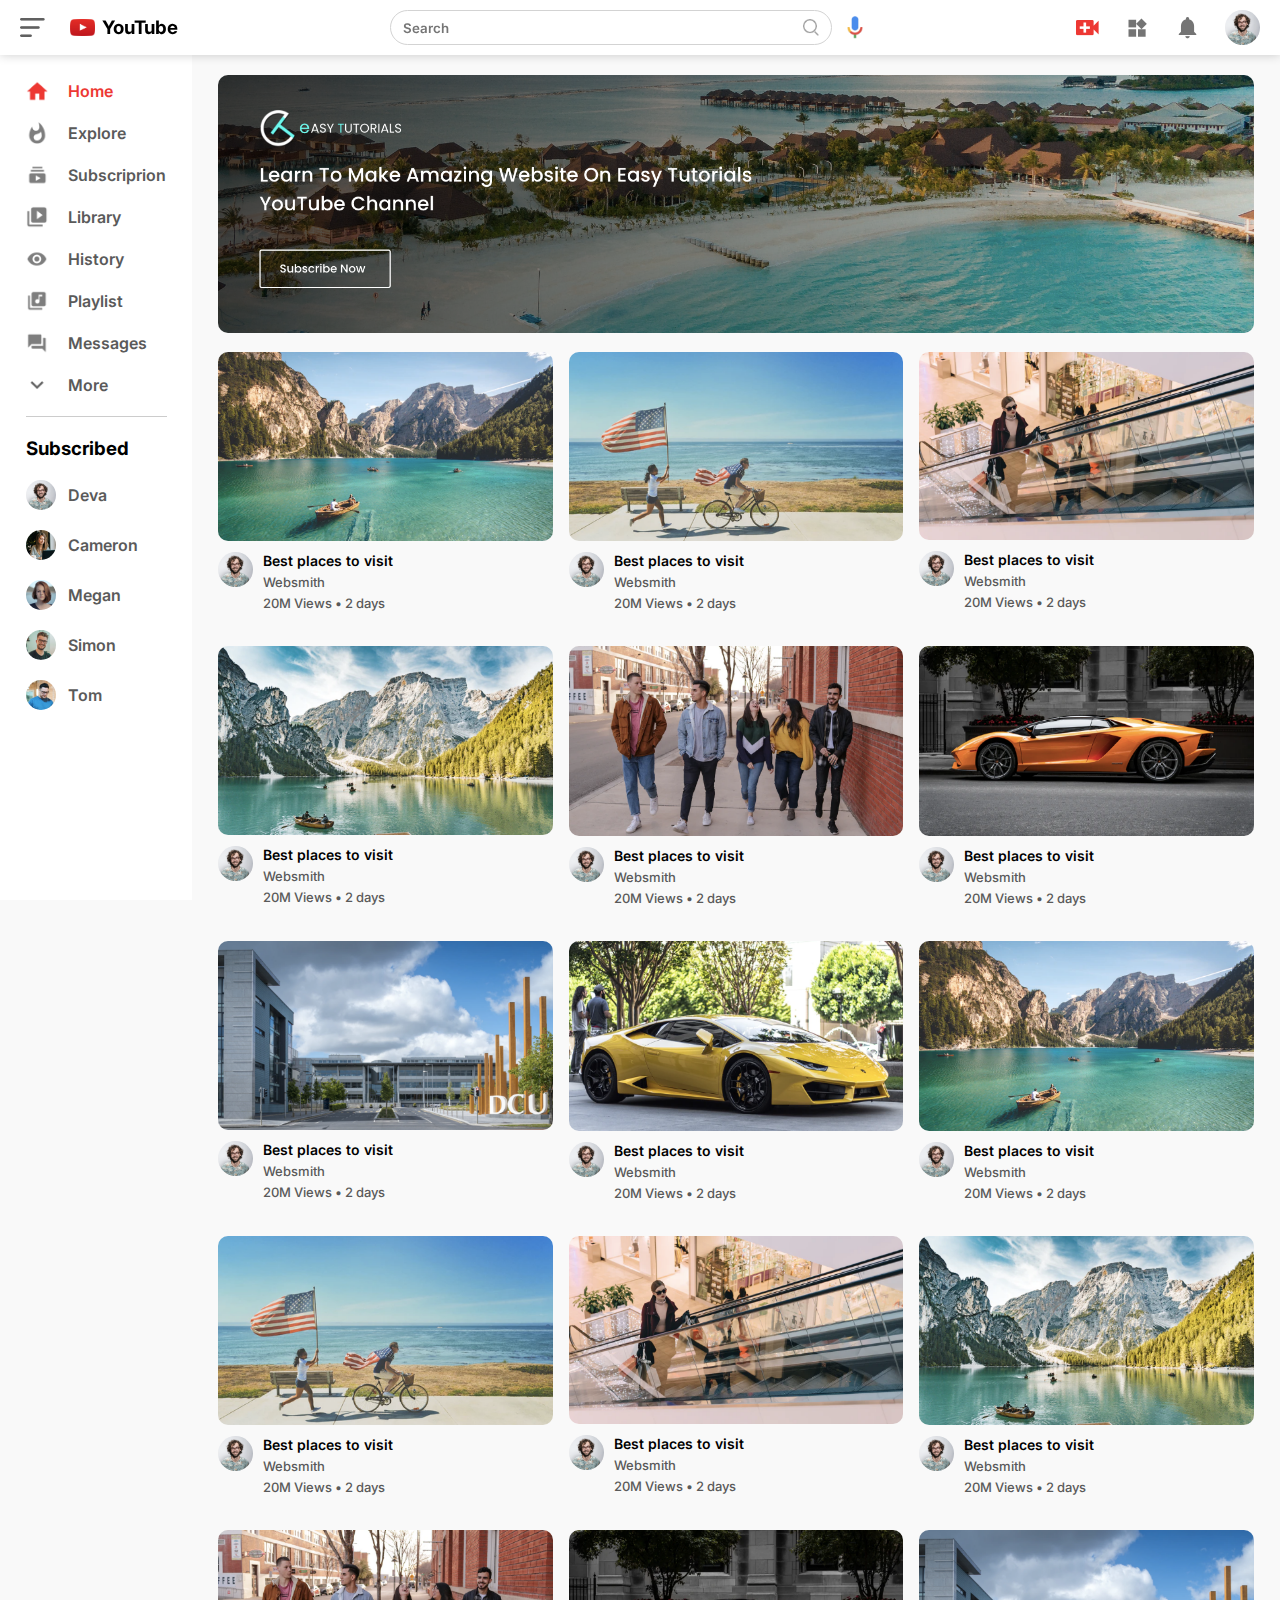
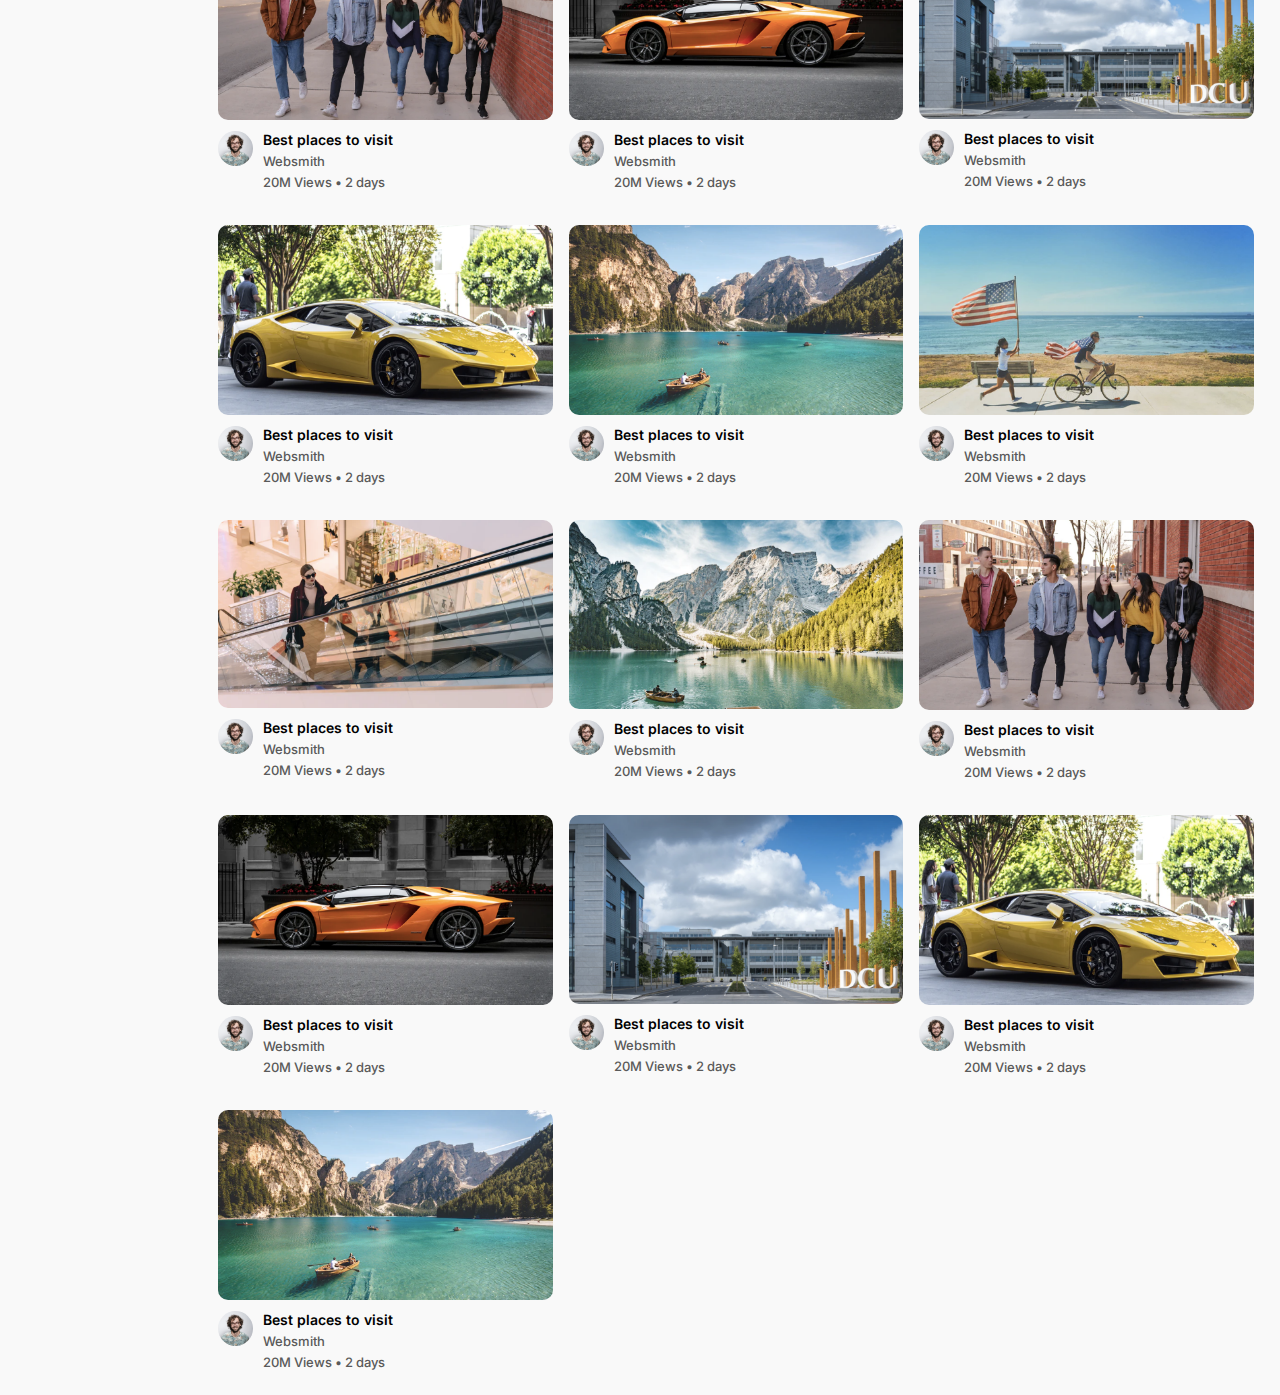
<file: index.html>
<!DOCTYPE html>
<html lang="en">

<head>
    <meta charset="UTF-8">
    <meta name="viewport" content="width=device-width, initial-scale=1.0">
    <link rel="preconnect" href="https://fonts.googleapis.com">
    <link rel="preconnect" href="https://fonts.gstatic.com" crossorigin>
    <link href="https://fonts.googleapis.com/css2?family=Inter:wght@400;500;600;700;800;900&display=swap"
        rel="stylesheet">
    <link rel="stylesheet" href="style.css">
    <title>Youtube Clone</title>
</head>

<body>

    <!-- Navbar -->

    <nav class="flexDiv">
        <div class="navLeft flexDiv">
            <img src="images/menu.png" onclick={smallSidebar()} class="menuIcon">
            <div class="logo">
                <img src="images/youtubelogo.png" alt="">
                <h3 class="youtube">YouTube</h3>
            </div>

        </div>
        <div class="navCenter flexDiv">
            <div class="searchBox flexDiv">
                <input type="text" placeholder="Search">
                <img src="images/search.png" class="searchIcon">
            </div>
            <img src="images/voice-search.png" class="micIcon">
        </div>
        <div class="navRight flexDiv">
            <img src="images/upload.png" alt="">
            <img src="images/more.png" alt="">
            <img src="images/notification.png" alt="">
            <img src="images/Jack.png" class="userIcon">
        </div>
    </nav>

    <!-- Sidebar -->

    <div class="sidebar">
        <div class="shortcutLinks">
            <a href="">
                <img src="images/home.png" alt="">
                <p>Home</p>
            </a>
            <a href="">
                <img src="images/explore.png" alt="">
                <p>Explore</p>
            </a>
            <a href="">
                <img src="images/subscriprion.png" alt="">
                <p>Subscriprion</p>
            </a>
            <a href="">
                <img src="images/library.png" alt="">
                <p>Library</p>
            </a>
            <a href="">
                <img src="images/history.png" alt="">
                <p>History</p>
            </a>
            <a href="">
                <img src="images/playlist.png" alt="">
                <p>Playlist</p>
            </a>
            <a href="">
                <img src="images/messages.png" alt="">
                <p>Messages</p>
            </a>
            <a href="">
                <img src="images/show-more.png" alt="">
                <p>More</p>
            </a>
            <hr>
        </div>
        <div class="subscribedList">
            <h3>Subscribed</h3>
            <a href="">
                <img src="images/Jack.png" alt="">
                <p>Deva</p>
            </a>
            <a href="">
                <img src="images/cameron.png" alt="">
                <p>Cameron</p>
            </a>

            <a href="">
                <img src="images/megan.png" alt="">
                <p>Megan</p>
            </a>


            <a href="">
                <img src="images/simon.png" alt="">
                <p>Simon</p>
            </a>
            <a href="">
                <img src="images/tom.png" alt="">
                <p>Tom</p>
            </a>

        </div>
    </div>

    <!-- Main -->

    <div class="container">
        <div class="banner">
            <img src="images/banner.png" alt="">
        </div>
        <div class="listContainer">
            <div class="vidList">
                <a href="playVideo.html"><img src="images/thumbnail1.png" class="thumbnail"></a>
                <div class="flexDiv">
                    <img src="images/Jack.png" alt="">
                    <div class="videoInfo">
                        <a href="playVideo.html">Best places to visit</a>
                        <p>Websmith</p>
                        <p>20M Views &bull; 2 days</p>
                    </div>
                </div>
            </div>
            <div class="vidList">
                <a href="playVideo.html"><img src="images/thumbnail2.png" class="thumbnail"></a>
                <div class="flexDiv">
                    <img src="images/Jack.png" alt="">
                    <div class="videoInfo">
                        <a href="playVideo.html">Best places to visit</a>
                        <p>Websmith</p>
                        <p>20M Views &bull; 2 days</p>
                    </div>
                </div>
            </div>
            <div class="vidList">
                <a href="playVideo.html"><img src="images/thumbnail3.png" class="thumbnail"></a>
                <div class="flexDiv">
                    <img src="images/Jack.png" alt="">
                    <div class="videoInfo">
                        <a href="playVideo.html">Best places to visit</a>
                        <p>Websmith</p>
                        <p>20M Views &bull; 2 days</p>
                    </div>
                </div>
            </div>
            <div class="vidList">
                <a href="playVideo.html"><img src="images/thumbnail4.png" class="thumbnail"></a>
                <div class="flexDiv">
                    <img src="images/Jack.png" alt="">
                    <div class="videoInfo">
                        <a href="playVideo.html">Best places to visit</a>
                        <p>Websmith</p>
                        <p>20M Views &bull; 2 days</p>
                    </div>
                </div>
            </div>
            <div class="vidList">
                <a href="playVideo.html"><img src="images/thumbnail5.png" class="thumbnail"></a>
                <div class="flexDiv">
                    <img src="images/Jack.png" alt="">
                    <div class="videoInfo">
                        <a href="playVideo.html">Best places to visit</a>
                        <p>Websmith</p>
                        <p>20M Views &bull; 2 days</p>
                    </div>
                </div>
            </div>
            <div class="vidList">
                <a href="playVideo.html"><img src="images/thumbnail6.png" class="thumbnail"></a>
                <div class="flexDiv">
                    <img src="images/Jack.png" alt="">
                    <div class="videoInfo">
                        <a href="playVideo.html">Best places to visit</a>
                        <p>Websmith</p>
                        <p>20M Views &bull; 2 days</p>
                    </div>
                </div>
            </div>
            <div class="vidList">
                <a href="playVideo.html"><img src="images/thumbnail7.png" class="thumbnail"></a>
                <div class="flexDiv">
                    <img src="images/Jack.png" alt="">
                    <div class="videoInfo">
                        <a href="playVideo.html">Best places to visit</a>
                        <p>Websmith</p>
                        <p>20M Views &bull; 2 days</p>
                    </div>
                </div>
            </div>
            <div class="vidList">
                <a href="playVideo.html"><img src="images/thumbnail8.png" class="thumbnail"></a>
                <div class="flexDiv">
                    <img src="images/Jack.png" alt="">
                    <div class="videoInfo">
                        <a href="playVideo.html">Best places to visit</a>
                        <p>Websmith</p>
                        <p>20M Views &bull; 2 days</p>
                    </div>
                </div>
            </div>
            <div class="vidList">
                <a href="playVideo.html"><img src="images/thumbnail1.png" class="thumbnail"></a>
                <div class="flexDiv">
                    <img src="images/Jack.png" alt="">
                    <div class="videoInfo">
                        <a href="playVideo.html">Best places to visit</a>
                        <p>Websmith</p>
                        <p>20M Views &bull; 2 days</p>
                    </div>
                </div>
            </div>
            <div class="vidList">
                <a href="playVideo.html"><img src="images/thumbnail2.png" class="thumbnail"></a>
                <div class="flexDiv">
                    <img src="images/Jack.png" alt="">
                    <div class="videoInfo">
                        <a href="playVideo.html">Best places to visit</a>
                        <p>Websmith</p>
                        <p>20M Views &bull; 2 days</p>
                    </div>
                </div>
            </div>
            <div class="vidList">
                <a href="playVideo.html"><img src="images/thumbnail3.png" class="thumbnail"></a>
                <div class="flexDiv">
                    <img src="images/Jack.png" alt="">
                    <div class="videoInfo">
                        <a href="playVideo.html">Best places to visit</a>
                        <p>Websmith</p>
                        <p>20M Views &bull; 2 days</p>
                    </div>
                </div>
            </div>
            <div class="vidList">
                <a href="playVideo.html"><img src="images/thumbnail4.png" class="thumbnail"></a>
                <div class="flexDiv">
                    <img src="images/Jack.png" alt="">
                    <div class="videoInfo">
                        <a href="playVideo.html">Best places to visit</a>
                        <p>Websmith</p>
                        <p>20M Views &bull; 2 days</p>
                    </div>
                </div>
            </div>
            <div class="vidList">
                <a href="playVideo.html"><img src="images/thumbnail5.png" class="thumbnail"></a>
                <div class="flexDiv">
                    <img src="images/Jack.png" alt="">
                    <div class="videoInfo">
                        <a href="playVideo.html">Best places to visit</a>
                        <p>Websmith</p>
                        <p>20M Views &bull; 2 days</p>
                    </div>
                </div>
            </div>
            <div class="vidList">
                <a href="playVideo.html"><img src="images/thumbnail6.png" class="thumbnail"></a>
                <div class="flexDiv">
                    <img src="images/Jack.png" alt="">
                    <div class="videoInfo">
                        <a href="playVideo.html">Best places to visit</a>
                        <p>Websmith</p>
                        <p>20M Views &bull; 2 days</p>
                    </div>
                </div>
            </div>
            <div class="vidList">
                <a href="playVideo.html"><img src="images/thumbnail7.png" class="thumbnail"></a>
                <div class="flexDiv">
                    <img src="images/Jack.png" alt="">
                    <div class="videoInfo">
                        <a href="playVideo.html">Best places to visit</a>
                        <p>Websmith</p>
                        <p>20M Views &bull; 2 days</p>
                    </div>
                </div>
            </div>
            <div class="vidList">
                <a href="playVideo.html"><img src="images/thumbnail8.png" class="thumbnail"></a>
                <div class="flexDiv">
                    <img src="images/Jack.png" alt="">
                    <div class="videoInfo">
                        <a href="playVideo.html">Best places to visit</a>
                        <p>Websmith</p>
                        <p>20M Views &bull; 2 days</p>
                    </div>
                </div>
            </div>
            <div class="vidList">
                <a href="playVideo.html"><img src="images/thumbnail1.png" class="thumbnail"></a>
                <div class="flexDiv">
                    <img src="images/Jack.png" alt="">
                    <div class="videoInfo">
                        <a href="playVideo.html">Best places to visit</a>
                        <p>Websmith</p>
                        <p>20M Views &bull; 2 days</p>
                    </div>
                </div>
            </div>
            <div class="vidList">
                <a href="playVideo.html"><img src="images/thumbnail2.png" class="thumbnail"></a>
                <div class="flexDiv">
                    <img src="images/Jack.png" alt="">
                    <div class="videoInfo">
                        <a href="playVideo.html">Best places to visit</a>
                        <p>Websmith</p>
                        <p>20M Views &bull; 2 days</p>
                    </div>
                </div>
            </div>
            <div class="vidList">
                <a href="playVideo.html"><img src="images/thumbnail3.png" class="thumbnail"></a>
                <div class="flexDiv">
                    <img src="images/Jack.png" alt="">
                    <div class="videoInfo">
                        <a href="playVideo.html">Best places to visit</a>
                        <p>Websmith</p>
                        <p>20M Views &bull; 2 days</p>
                    </div>
                </div>
            </div>
            <div class="vidList">
                <a href="playVideo.html"><img src="images/thumbnail4.png" class="thumbnail"></a>
                <div class="flexDiv">
                    <img src="images/Jack.png" alt="">
                    <div class="videoInfo">
                        <a href="playVideo.html">Best places to visit</a>
                        <p>Websmith</p>
                        <p>20M Views &bull; 2 days</p>
                    </div>
                </div>
            </div>
            <div class="vidList">
                <a href="playVideo.html"><img src="images/thumbnail5.png" class="thumbnail"></a>
                <div class="flexDiv">
                    <img src="images/Jack.png" alt="">
                    <div class="videoInfo">
                        <a href="playVideo.html">Best places to visit</a>
                        <p>Websmith</p>
                        <p>20M Views &bull; 2 days</p>
                    </div>
                </div>
            </div>
            <div class="vidList">
                <a href="playVideo.html"><img src="images/thumbnail6.png" class="thumbnail"></a>
                <div class="flexDiv">
                    <img src="images/Jack.png" alt="">
                    <div class="videoInfo">
                        <a href="playVideo.html">Best places to visit</a>
                        <p>Websmith</p>
                        <p>20M Views &bull; 2 days</p>
                    </div>
                </div>
            </div>
            <div class="vidList">
                <a href="playVideo.html"><img src="images/thumbnail7.png" class="thumbnail"></a>
                <div class="flexDiv">
                    <img src="images/Jack.png" alt="">
                    <div class="videoInfo">
                        <a href="playVideo.html">Best places to visit</a>
                        <p>Websmith</p>
                        <p>20M Views &bull; 2 days</p>
                    </div>
                </div>
            </div>
            <div class="vidList">
                <a href="playVideo.html"><img src="images/thumbnail8.png" class="thumbnail"></a>
                <div class="flexDiv">
                    <img src="images/Jack.png" alt="">
                    <div class="videoInfo">
                        <a href="playVideo.html">Best places to visit</a>
                        <p>Websmith</p>
                        <p>20M Views &bull; 2 days</p>
                    </div>
                </div>
            </div>
            <div class="vidList">
                <a href="playVideo.html"><img src="images/thumbnail1.png" class="thumbnail"></a>
                <div class="flexDiv">
                    <img src="images/Jack.png" alt="">
                    <div class="videoInfo">
                        <a href="playVideo.html">Best places to visit</a>
                        <p>Websmith</p>
                        <p>20M Views &bull; 2 days</p>
                    </div>
                </div>
            </div>
        </div>
    </div>




    <script src="script.js"></script>
</body>

</html>
</file>
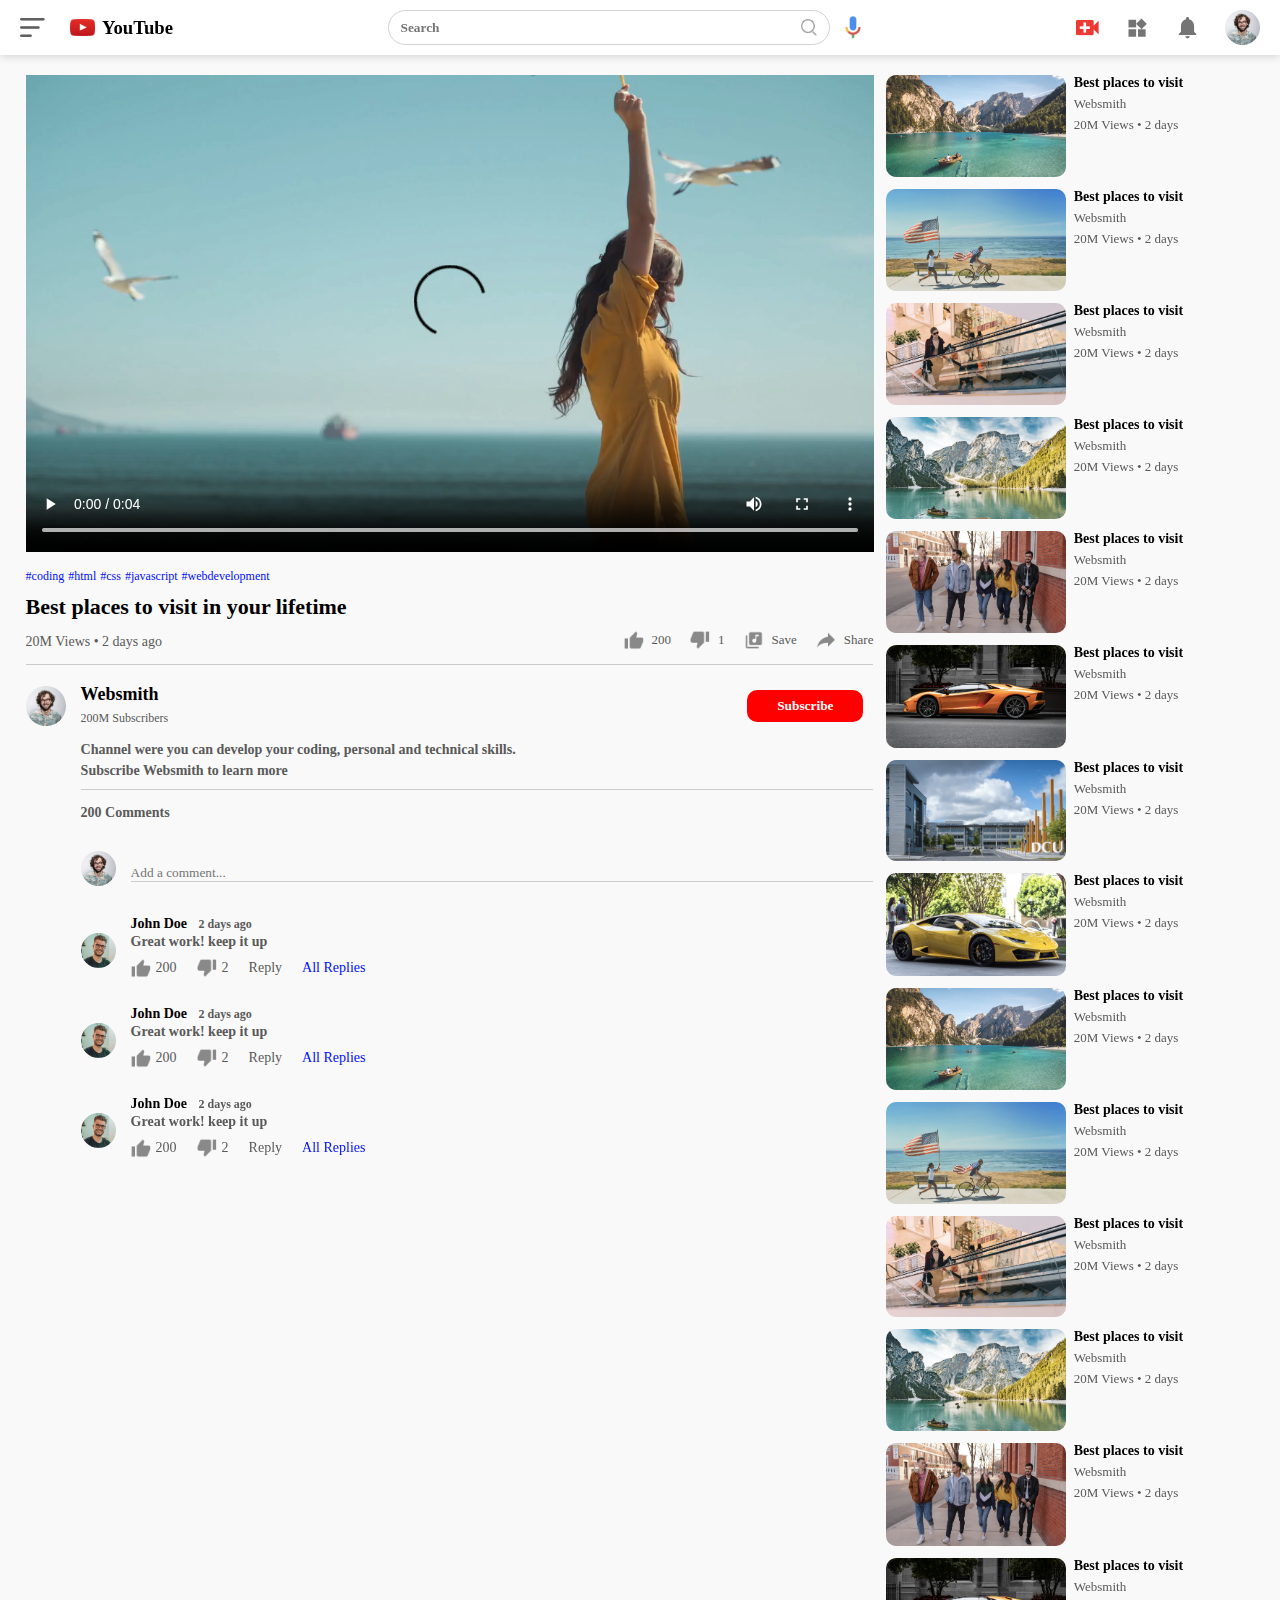
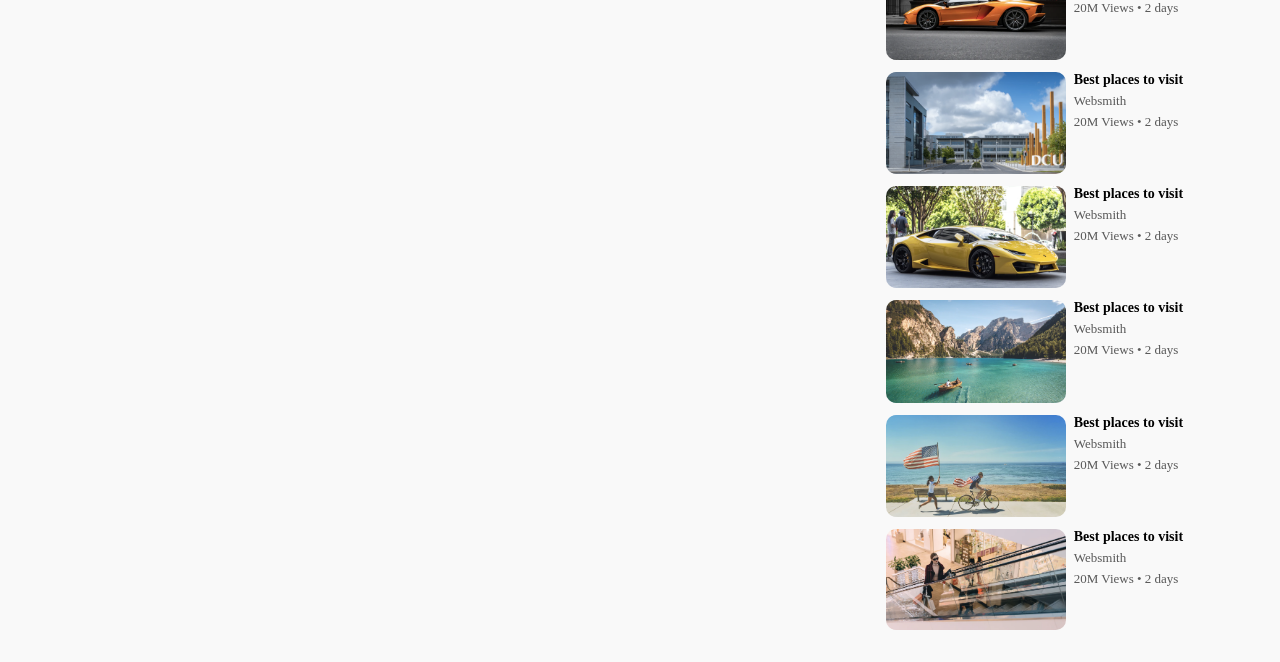
<file: playVideo.html>
<!DOCTYPE html>
<html lang="en">

<head>
    <meta charset="UTF-8">
    <meta name="viewport" content="width=device-width, initial-scale=1.0">
    <link rel="stylesheet" href="style.css">
    <title>Play Video</title>
</head>

<body>
    <nav class="flexDiv">
        <div class="navLeft flexDiv">
            <img src="images/menu.png" onclick={smallSidebar()} class="menuIcon">
            <div class="logo">
                <img src="images/youtubelogo.png" alt="">
                <h3 class="youtube">YouTube</h3>
            </div>

        </div>
        <div class="navCenter flexDiv">
            <div class="searchBox flexDiv">
                <input type="text" placeholder="Search">
                <img src="images/search.png" class="searchIcon">
            </div>
            <img src="images/voice-search.png" class="micIcon">
        </div>
        <div class="navRight flexDiv">
            <img src="images/upload.png" alt="">
            <img src="images/more.png" alt="">
            <img src="images/notification.png" alt="">
            <img src="images/Jack.png" class="userIcon">
        </div>
    </nav>

    <div class="container playContainer">
        <div class="row">
            <div class="playVideo">
                <video controls autoplay>
                    <source src="images/video.mp4" type="video/mp4">
                </video>
                <div class="tags">
                    <a href="">#coding</a>
                    <a href="">#html</a>
                    <a href="">#css</a>
                    <a href="">#javascript</a>
                    <a href="">#webdevelopment</a>
                </div>
                <h3>Best places to visit in your lifetime</h3>
                <div class="playVideoInfo">
                    <p>20M Views &bull; 2 days ago</p>
                    <div class="">
                        <a href=""><img src="images/like.png" alt="">200</a>
                        <a href=""><img src="images/dislike.png" alt="">1</a>
                        <a href=""><img src="images/save.png" alt="">Save</a>
                        <a href=""><img src="images/share.png" alt="">Share</a>
                    </div>
                </div>
                <hr>
                <div class="publisher">
                    <img src="images/Jack.png" alt="">
                    <div class="">
                        <p>Websmith</p>
                        <span>200M Subscribers</span>
                    </div>
                    <button type="button">Subscribe</button>
                </div>
                <div class="vidDescription">
                    <p>Channel were you can develop your coding, personal and technical skills.</p>
                    <p>Subscribe Websmith to learn more</p>
                    <hr>
                    <h4>200 Comments</h4>

                    <div class="addComment">
                        <img src="images/Jack.png" alt="">
                        <input type="text" placeholder="Add a comment...">
                    </div>

                    <div class="oldComment">
                        <img src="images/simon.png" alt="">
                        <div class="">
                            <h3>John Doe <span>2 days ago</span></h3>
                            <p>Great work! keep it up</p>
                            <div class="commentAction">
                                <img src="images/like.png" alt="">
                                <span>200</span>
                                <img src="images/dislike.png" alt="">
                                <span>2</span>
                                <span>Reply</span>
                                <a href="">All Replies</a>
                            </div>
                        </div>
                    </div>
                    <div class="oldComment">
                        <img src="images/simon.png" alt="">
                        <div class="">
                            <h3>John Doe <span>2 days ago</span></h3>
                            <p>Great work! keep it up</p>
                            <div class="commentAction">
                                <img src="images/like.png" alt="">
                                <span>200</span>
                                <img src="images/dislike.png" alt="">
                                <span>2</span>
                                <span>Reply</span>
                                <a href="">All Replies</a>
                            </div>
                        </div>
                    </div>
                    <div class="oldComment">
                        <img src="images/simon.png" alt="">
                        <div class="">
                            <h3>John Doe <span>2 days ago</span></h3>
                            <p>Great work! keep it up</p>
                            <div class="commentAction">
                                <img src="images/like.png" alt="">
                                <span>200</span>
                                <img src="images/dislike.png" alt="">
                                <span>2</span>
                                <span>Reply</span>
                                <a href="">All Replies</a>
                            </div>
                        </div>
                    </div>

                </div>
            </div>


            <div class="rightSidebar">
                <div class="sideVideoList">
                    <a href="" class="smallThumbnail"><img src="images/thumbnail1.png"></a>
                    <div class="videoInfo">
                        <a href="">Best places to visit</a>
                        <p>Websmith</p>
                        <p>20M Views &bull; 2 days</p>
                    </div>
                </div>
                <div class="sideVideoList">
                    <a href="" class="smallThumbnail"><img src="images/thumbnail2.png"></a>
                    <div class="videoInfo">
                        <a href="">Best places to visit</a>
                        <p>Websmith</p>
                        <p>20M Views &bull; 2 days</p>
                    </div>
                </div>
                <div class="sideVideoList">
                    <a href="" class="smallThumbnail"><img src="images/thumbnail3.png"></a>
                    <div class="videoInfo">
                        <a href="">Best places to visit</a>
                        <p>Websmith</p>
                        <p>20M Views &bull; 2 days</p>
                    </div>
                </div>
                <div class="sideVideoList">
                    <a href="" class="smallThumbnail"><img src="images/thumbnail4.png"></a>
                    <div class="videoInfo">
                        <a href="">Best places to visit</a>
                        <p>Websmith</p>
                        <p>20M Views &bull; 2 days</p>
                    </div>
                </div>
                <div class="sideVideoList">
                    <a href="" class="smallThumbnail"><img src="images/thumbnail5.png"></a>
                    <div class="videoInfo">
                        <a href="">Best places to visit</a>
                        <p>Websmith</p>
                        <p>20M Views &bull; 2 days</p>
                    </div>
                </div>
                <div class="sideVideoList">
                    <a href="" class="smallThumbnail"><img src="images/thumbnail6.png"></a>
                    <div class="videoInfo">
                        <a href="">Best places to visit</a>
                        <p>Websmith</p>
                        <p>20M Views &bull; 2 days</p>
                    </div>
                </div>
                <div class="sideVideoList">
                    <a href="" class="smallThumbnail"><img src="images/thumbnail7.png"></a>
                    <div class="videoInfo">
                        <a href="">Best places to visit</a>
                        <p>Websmith</p>
                        <p>20M Views &bull; 2 days</p>
                    </div>
                </div>
                <div class="sideVideoList">
                    <a href="" class="smallThumbnail"><img src="images/thumbnail8.png"></a>
                    <div class="videoInfo">
                        <a href="">Best places to visit</a>
                        <p>Websmith</p>
                        <p>20M Views &bull; 2 days</p>
                    </div>
                </div>
                <div class="sideVideoList">
                    <a href="" class="smallThumbnail"><img src="images/thumbnail1.png"></a>
                    <div class="videoInfo">
                        <a href="">Best places to visit</a>
                        <p>Websmith</p>
                        <p>20M Views &bull; 2 days</p>
                    </div>
                </div>
                <div class="sideVideoList">
                    <a href="" class="smallThumbnail"><img src="images/thumbnail2.png"></a>
                    <div class="videoInfo">
                        <a href="">Best places to visit</a>
                        <p>Websmith</p>
                        <p>20M Views &bull; 2 days</p>
                    </div>
                </div>
                <div class="sideVideoList">
                    <a href="" class="smallThumbnail"><img src="images/thumbnail3.png"></a>
                    <div class="videoInfo">
                        <a href="">Best places to visit</a>
                        <p>Websmith</p>
                        <p>20M Views &bull; 2 days</p>
                    </div>
                </div>
                <div class="sideVideoList">
                    <a href="" class="smallThumbnail"><img src="images/thumbnail4.png"></a>
                    <div class="videoInfo">
                        <a href="">Best places to visit</a>
                        <p>Websmith</p>
                        <p>20M Views &bull; 2 days</p>
                    </div>
                </div>
                <div class="sideVideoList">
                    <a href="" class="smallThumbnail"><img src="images/thumbnail5.png"></a>
                    <div class="videoInfo">
                        <a href="">Best places to visit</a>
                        <p>Websmith</p>
                        <p>20M Views &bull; 2 days</p>
                    </div>
                </div>
                <div class="sideVideoList">
                    <a href="" class="smallThumbnail"><img src="images/thumbnail6.png"></a>
                    <div class="videoInfo">
                        <a href="">Best places to visit</a>
                        <p>Websmith</p>
                        <p>20M Views &bull; 2 days</p>
                    </div>
                </div>
                <div class="sideVideoList">
                    <a href="" class="smallThumbnail"><img src="images/thumbnail7.png"></a>
                    <div class="videoInfo">
                        <a href="">Best places to visit</a>
                        <p>Websmith</p>
                        <p>20M Views &bull; 2 days</p>
                    </div>
                </div>
                <div class="sideVideoList">
                    <a href="" class="smallThumbnail"><img src="images/thumbnail8.png"></a>
                    <div class="videoInfo">
                        <a href="">Best places to visit</a>
                        <p>Websmith</p>
                        <p>20M Views &bull; 2 days</p>
                    </div>
                </div>
                <div class="sideVideoList">
                    <a href="" class="smallThumbnail"><img src="images/thumbnail1.png"></a>
                    <div class="videoInfo">
                        <a href="">Best places to visit</a>
                        <p>Websmith</p>
                        <p>20M Views &bull; 2 days</p>
                    </div>
                </div>
                <div class="sideVideoList">
                    <a href="" class="smallThumbnail"><img src="images/thumbnail2.png"></a>
                    <div class="videoInfo">
                        <a href="">Best places to visit</a>
                        <p>Websmith</p>
                        <p>20M Views &bull; 2 days</p>
                    </div>
                </div>
                <div class="sideVideoList">
                    <a href="" class="smallThumbnail"><img src="images/thumbnail3.png"></a>
                    <div class="videoInfo">
                        <a href="">Best places to visit</a>
                        <p>Websmith</p>
                        <p>20M Views &bull; 2 days</p>
                    </div>
                </div>
            </div>
        </div>
    </div>
</body>

</html>
</file>
<file: style.css>
* {
  margin: 0;
  padding: 0;
  box-sizing: border-box;
  font-family: "Inter";
}

body::-webkit-scrollbar {
  display: none;
}

a {
  text-decoration: none;
  color: #5a5a5a;
}

img {
  cursor: pointer;
}

p {
  font-weight: 600;
}

.flexDiv {
  display: flex;
  align-items: center;
}

nav {
  padding: 10px 20px;
  justify-content: space-between;
  box-shadow: 0 0 10px rgba(0, 0, 0, 0.2);
  background-color: #fff;
  position: sticky;
  top: 0;
  z-index: 10;
}

.navLeft img {
  width: 25px;
  margin-right: 25px;
}

.navLeft .logo {
  display: flex;
  align-items: center;
}

.navLeft .logo .youtube {
  margin-left: -18px;
}

.navRight img {
  width: 25px;
  margin-right: 25px;
}

.navRight .userIcon {
  width: 35px;
  object-fit: cover;
  border-radius: 50%;
  margin-right: 0;
}

.navCenter .searchBox {
  border: 0.5px solid lightgray;
  margin-right: 15px;
  padding: 8px 12px;
  border-radius: 20px;
}

.navCenter .searchBox input {
  width: 400px;
  border: none;
  outline: none;
  background-color: transparent;
  font-weight: 600;
}

.navCenter .searchIcon {
  width: 16px;
}
.navCenter .micIcon {
  width: 16px;
}

/* sidebar */

.sidebar {
  background-color: #fff;
  width: 15%;
  height: 100vh;
  position: fixed;
  top: 0;
  padding-left: 2%;
  padding-top: 80px;
  overflow: scroll;
  /* box-shadow: 0 0 10px rgba(0, 0, 0, 0.2); */
}

.smallSidebar {
  width: 5%;
}

.smallSidebar a p {
  display: none;
}

.smallSidebar h3 {
  display: none;
}

.smallSidebar hr {
  width: 50%;
  margin-bottom: 25px;
}

.sidebar::-webkit-scrollbar {
  display: none;
}

.shortcutLinks {
  margin-bottom: 20px;
}

.shortcutLinks a img {
  width: 22px;
  margin-right: 20px;
}

.shortcutLinks a {
  display: flex;
  align-items: center;
  margin-bottom: 20px;
  width: fit-content;
  flex-wrap: wrap;
}

.shortcutLinks a p {
  font-weight: 600;
}

.shortcutLinks a:first-child {
  color: #ed3833;
}

.sidebar hr {
  border: 0;
  height: 1px;
  width: 85%;
  background-color: #ccc;
}

.subscribedList h3 {
  margin: 20px 0px;
}

.subscribedList a {
  display: flex;
  align-items: center;
  gap: 12px;
  margin-bottom: 20px;
  width: fit-content;
  flex-wrap: wrap;
}

.subscribedList a img {
  width: 30px;
  border-radius: 50%;
}

/* Main */

.container {
  background-color: #f9f9f9;
  padding-left: 17%;
  padding-right: 2%;
  padding-top: 20px;
  padding-bottom: 20px;
}

.largeContainer {
  padding-left: 7%;
}

.banner {
  width: 100%;
}

.banner img {
  width: 100%;
  border-radius: 10px;
}

.listContainer {
  display: grid;
  grid-template-columns: repeat(auto-fit, minmax(250px, 1fr));
  grid-column-gap: 16px;
  grid-row-gap: 30px;
  margin-top: 15px;
}

.vidList .thumbnail {
  width: 100%;
  border-radius: 10px;
  object-fit: cover;
}

.vidList .flexDiv {
  align-items: flex-start;
  margin-top: 7px;
}

.vidList .flexDiv img {
  width: 35px;
  border-radius: 50%;
  object-fit: cover;
  margin-right: 10px;
}

.videoInfo {
  color: #5a5a5a;
  font-size: 14px;
}

.videoInfo a {
  color: #000;
  font-weight: 600;
  display: block;
  margin-bottom: 5px;
}

.videoInfo p {
  font-size: 13px;
  font-weight: 500;
  margin-bottom: 5px;
}

@media (max-width: 900px) {
  .menuIcon {
    display: none;
  }
  .sidebar {
    display: none;
  }
  .container,
  .largeContainer {
    padding-left: 5%;
    padding-right: 5%;
  }
  .navRight img {
    display: none;
  }
  .navRight .userIcon {
    display: block;
    width: 30px;
  }
  .navCenter .searchBox input {
    width: 200px;
  }
  .navCenter .micIcon {
    display: none;
  }
}

/* Play Video Page */

.playContainer {
  padding-left: 2%;
}

.row {
  display: flex;
  justify-content: space-between;
  flex-wrap: wrap;
  gap: 10px;
}

.playVideo {
  flex-basis: 69%;
}

.rightSidebar {
  flex-basis: 30%;
}

.playVideo video {
  width: 100%;
}

.sideVideoList {
  display: flex;
  justify-content: space-between;
  margin-bottom: 8px;
}

.sideVideoList img {
  width: 100%;
  border-radius: 10px;
}

.sideVideoList .smallThumbnail {
  flex-basis: 49%;
}

.sideVideoList .videoInfo {
  flex-basis: 49%;
}

.playVideo .tags {
  margin: 10px 0px;
}
.playVideo .tags a {
  font-size: 12px;
  color: #000fff;
}

.playVideo h3 {
  font-weight: 600;
  font-size: 22px;
}

.playVideo .playVideoInfo {
  display: flex;
  align-items: center;
  justify-content: space-between;
  flex-wrap: wrap;
  margin-top: 10px;
}

.playVideo .playVideoInfo p {
  font-size: 14px;
  font-weight: 500;
  color: #5a5a5a;
}

.playVideo .playVideoInfo a img {
  width: 20px;
  margin-right: 8px;
}

.playVideo .playVideoInfo a {
  display: inline-flex;
  align-items: center;
  margin-left: 15px;
  font-size: 13px;
}

.playVideo hr {
  border: 0;
  height: 1px;
  background: #ccc;
  margin: 10px 0px;
}

.publisher {
  display: flex;
  align-items: center;
  margin-top: 20px;
  padding-right: 10px;
}

.publisher div {
  flex: 1;
  line-height: 18px;
}

.publisher div p {
  color: #000;
  font-size: 18px;
  font-weight: 600;
  margin-bottom: 5px;
}

.publisher div span {
  color: #5a5a5a;
  font-size: 12px;
}

.publisher img {
  width: 40px;
  border-radius: 50%;
  object-fit: cover;
  margin-right: 15px;
}

.publisher button {
  background-color: red;
  color: #fff;
  padding: 8px 30px;
  border: none;
  outline: none;
  border-radius: 10px;
  cursor: pointer;
  font-weight: 600;
}

.publisher button:hover {
  background-color: rgb(223, 10, 10);
}

.vidDescription {
  padding-left: 55px;
  margin: 15px 0px;
}

.vidDescription p {
  font-size: 14px;
  margin-bottom: 5px;
  color: #5a5a5a;
}

.vidDescription hr {
  border: 0;
  height: 1px;
  background: #ccc;
  margin: 10px 0px;
}

.vidDescription h4 {
  font-size: 14px;
  color: #5a5a5a;
  margin-top: 15px;
}

.addComment {
  display: flex;
  align-items: center;
  margin: 30px 0px;
}

.addComment img {
  width: 35px;
  border-radius: 50%;
  margin-right: 15px;
}

.addComment input {
  border: none;
  outline: none;
  border-bottom: 1px solid #ccc;
  width: 100%;
  padding-top: 10px;
  background: transparent;
}

.oldComment {
  display: flex;
  align-items: center;
  margin: 20px 0px;
}

.oldComment img {
  width: 35px;
  border-radius: 50%;
  margin-right: 15px;
}

.oldComment h3 {
  font-size: 14px;
  margin-bottom: 2px;
}

.oldComment h3 span {
  font-size: 12px;
  color: #5a5a5a;
  margin-left: 8px;
}

.oldComment .commentAction {
  display: flex;
  align-items: center;
  margin: 8px 0px;
  font-size: 14px;
}

.oldComment .commentAction img {
  width: 20px;
  border-radius: 0;
  margin-right: 5px;
}

.oldComment .commentAction span {
  margin-right: 20px;
  color: #5a5a5a;
}

.oldComment .commentAction a {
  color: #000fff;
}

@media (max-width: 1050px) {
  .playVideo {
    flex-basis: 100%;
  }
  .rightSidebar {
    flex-basis: 100%;
  }
  .playContainer {
    padding-left: 5%;
  }
  .vidDescription {
    padding-left: 0;
  }
  .playVideo .playVideo a {
    margin-left: 0;
    margin-right: 15px;
    margin-top: 15px;
  }
}
</file>
